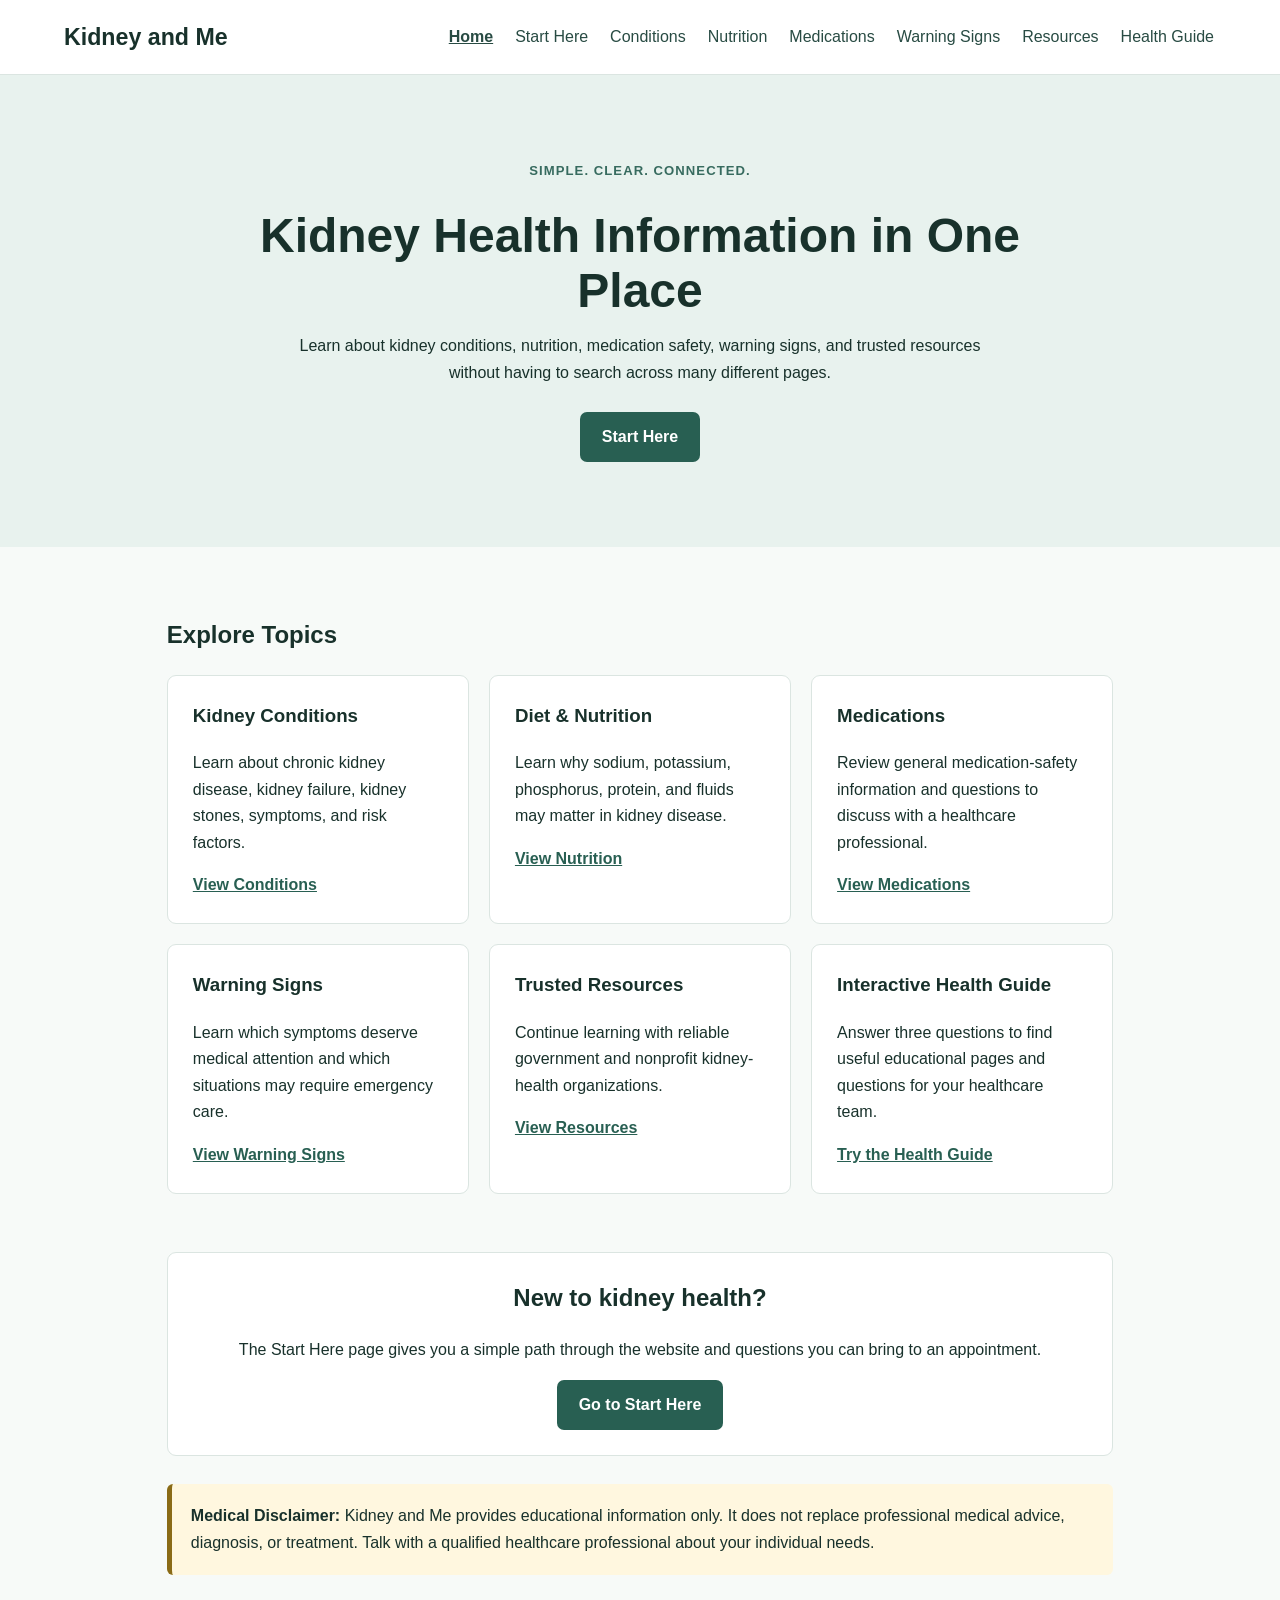
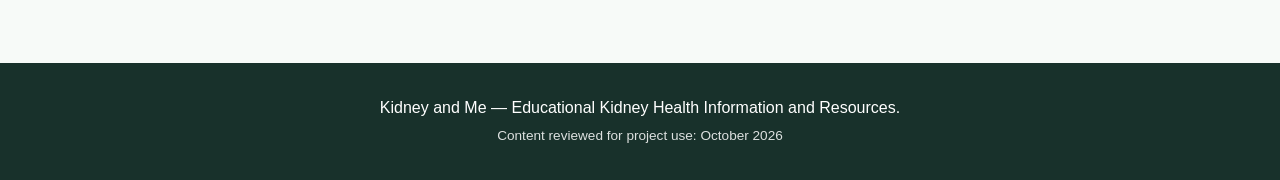
<file: index.html>
<!DOCTYPE html>
<html lang="en">
<head>
    <meta charset="UTF-8">
    <meta name="viewport" content="width=device-width, initial-scale=1.0">
    <meta name="description" content="Kidney and Me provides simple educational kidney health information and trusted resources.">
    <title>Kidney and Me | Home</title>
    <link rel="stylesheet" href="styles.css">
</head>
<body>
    <a class="skip-link" href="#main-content">Skip to main content</a>
    <header>
        <nav class="nav" aria-label="Main navigation">
            <a class="logo" href="index.html">Kidney and Me</a>
            <ul class="nav-links">
                <li><a href="index.html" aria-current="page">Home</a></li>
                <li><a href="start-here.html">Start Here</a></li>
                <li><a href="conditions.html">Conditions</a></li>
                <li><a href="nutrition.html">Nutrition</a></li>
                <li><a href="medications.html">Medications</a></li>
                <li><a href="warning-signs.html">Warning Signs</a></li>
                <li><a href="resources.html">Resources</a></li>
                <li><a href="health-guide.html">Health Guide</a></li>
            </ul>
        </nav>
    </header>
    <main id="main-content">
        <section class="hero">
            <p class="eyebrow">Simple. Clear. Connected.</p>
            <h1>Kidney Health Information in One Place</h1>
            <p>Learn about kidney conditions, nutrition, medication safety, warning signs, and trusted resources without having to search across many different pages.</p>
            <a class="button" href="start-here.html">Start Here</a>
        </section>
        <section class="container">
            <h2>Explore Topics</h2>
            <div class="grid">
                <article class="card"><h3>Kidney Conditions</h3><p>Learn about chronic kidney disease, kidney failure, kidney stones, symptoms, and risk factors.</p><a href="conditions.html">View Conditions</a></article>
                <article class="card"><h3>Diet &amp; Nutrition</h3><p>Learn why sodium, potassium, phosphorus, protein, and fluids may matter in kidney disease.</p><a href="nutrition.html">View Nutrition</a></article>
                <article class="card"><h3>Medications</h3><p>Review general medication-safety information and questions to discuss with a healthcare professional.</p><a href="medications.html">View Medications</a></article>
                <article class="card"><h3>Warning Signs</h3><p>Learn which symptoms deserve medical attention and which situations may require emergency care.</p><a href="warning-signs.html">View Warning Signs</a></article>
                <article class="card"><h3>Trusted Resources</h3><p>Continue learning with reliable government and nonprofit kidney-health organizations.</p><a href="resources.html">View Resources</a></article>
                <article class="card"><h3>Interactive Health Guide</h3><p>Answer three questions to find useful educational pages and questions for your healthcare team.</p><a href="health-guide.html">Try the Health Guide</a></article>
            </div>
        </section>
        <section class="container compact-section">
            <div class="card callout"><h2>New to kidney health?</h2><p>The Start Here page gives you a simple path through the website and questions you can bring to an appointment.</p><a class="button" href="start-here.html">Go to Start Here</a></div>
            <div class="notice">
            <strong>Medical Disclaimer:</strong> Kidney and Me provides educational information only. It does not replace professional medical advice, diagnosis, or treatment. Talk with a qualified healthcare professional about your individual needs.
        </div>
        </section>
    </main>
    <footer>
        <p>Kidney and Me — Educational Kidney Health Information and Resources.</p>
        <p class="reviewed">Content reviewed for project use: October 2026</p>
    </footer>
</body>
</html>
</file>
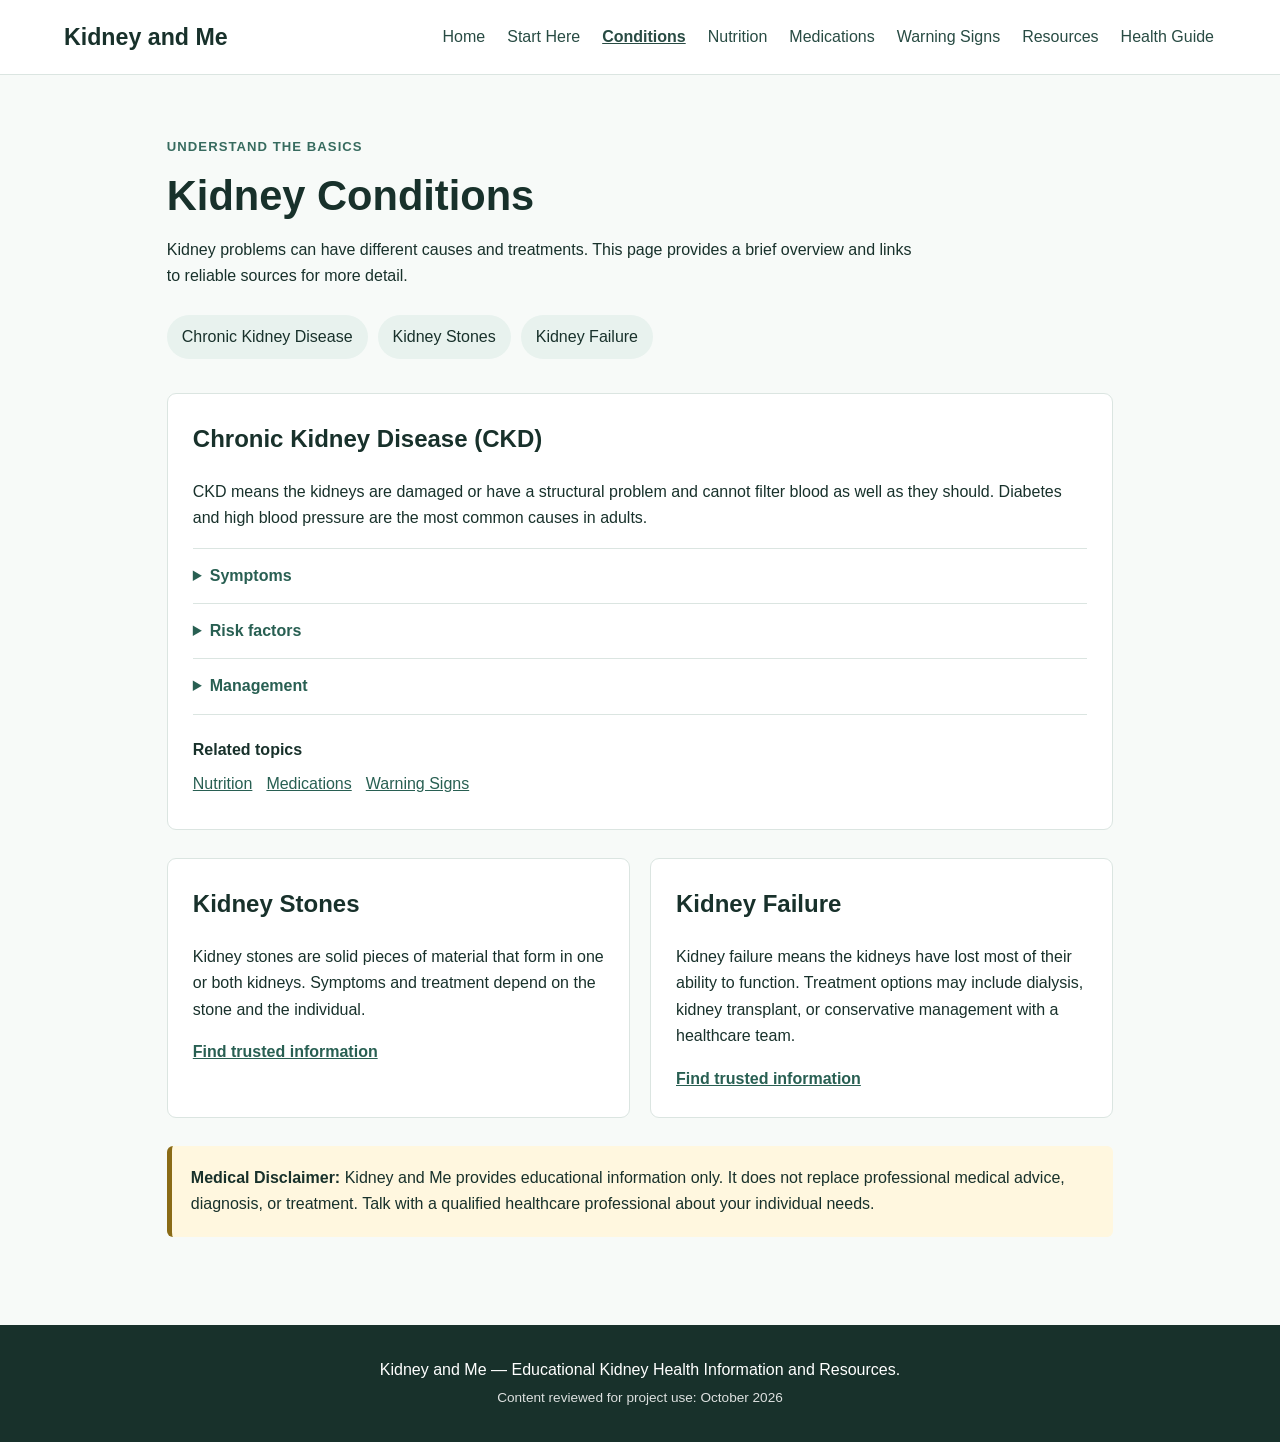
<file: conditions.html>
<!DOCTYPE html>
<html lang="en">
<head>
    <meta charset="UTF-8">
    <meta name="viewport" content="width=device-width, initial-scale=1.0">
    <meta name="description" content="Kidney and Me provides simple educational kidney health information and trusted resources.">
    <title>Kidney and Me | Kidney Conditions</title>
    <link rel="stylesheet" href="styles.css">
</head>
<body>
    <a class="skip-link" href="#main-content">Skip to main content</a>
    <header>
        <nav class="nav" aria-label="Main navigation">
            <a class="logo" href="index.html">Kidney and Me</a>
            <ul class="nav-links">
                <li><a href="index.html">Home</a></li>
                <li><a href="start-here.html">Start Here</a></li>
                <li><a href="conditions.html" aria-current="page">Conditions</a></li>
                <li><a href="nutrition.html">Nutrition</a></li>
                <li><a href="medications.html">Medications</a></li>
                <li><a href="warning-signs.html">Warning Signs</a></li>
                <li><a href="resources.html">Resources</a></li>
                <li><a href="health-guide.html">Health Guide</a></li>
            </ul>
        </nav>
    </header>
    <main id="main-content" class="container">
        <section class="page-intro"><p class="eyebrow">Understand the basics</p><h1>Kidney Conditions</h1><p>Kidney problems can have different causes and treatments. This page provides a brief overview and links to reliable sources for more detail.</p></section>
        <nav class="quick-links" aria-label="Condition quick links"><a href="#ckd">Chronic Kidney Disease</a><a href="#stones">Kidney Stones</a><a href="#failure">Kidney Failure</a></nav>
        <section class="condition-section" id="ckd"><h2>Chronic Kidney Disease (CKD)</h2><p>CKD means the kidneys are damaged or have a structural problem and cannot filter blood as well as they should. Diabetes and high blood pressure are the most common causes in adults.</p>
            <details><summary>Symptoms</summary><div class="details-content"><p>Early CKD often has no symptoms. As CKD advances, symptoms may include swelling, fatigue, trouble concentrating, changes in urination, nausea, itching, muscle cramps, chest pain, or shortness of breath.</p></div></details>
            <details><summary>Risk factors</summary><div class="details-content"><p>Important risk factors include diabetes, high blood pressure, heart disease, and a family history of kidney failure.</p></div></details>
            <details><summary>Management</summary><div class="details-content"><p>Management may include controlling blood pressure and blood glucose, taking medicines as prescribed, following an individualized eating plan, staying active, and monitoring kidney health with a healthcare team.</p></div></details>
            <div class="related"><strong>Related topics</strong><a href="nutrition.html">Nutrition</a><a href="medications.html">Medications</a><a href="warning-signs.html">Warning Signs</a></div>
        </section>
        <section class="conditions-grid">
            <article class="card" id="stones"><h2>Kidney Stones</h2><p>Kidney stones are solid pieces of material that form in one or both kidneys. Symptoms and treatment depend on the stone and the individual.</p><a href="resources.html">Find trusted information</a></article>
            <article class="card" id="failure"><h2>Kidney Failure</h2><p>Kidney failure means the kidneys have lost most of their ability to function. Treatment options may include dialysis, kidney transplant, or conservative management with a healthcare team.</p><a href="resources.html">Find trusted information</a></article>
        </section>
        <div class="notice">
            <strong>Medical Disclaimer:</strong> Kidney and Me provides educational information only. It does not replace professional medical advice, diagnosis, or treatment. Talk with a qualified healthcare professional about your individual needs.
        </div>
    </main>
    <footer>
        <p>Kidney and Me — Educational Kidney Health Information and Resources.</p>
        <p class="reviewed">Content reviewed for project use: October 2026</p>
    </footer>
</body>
</html>
</file>
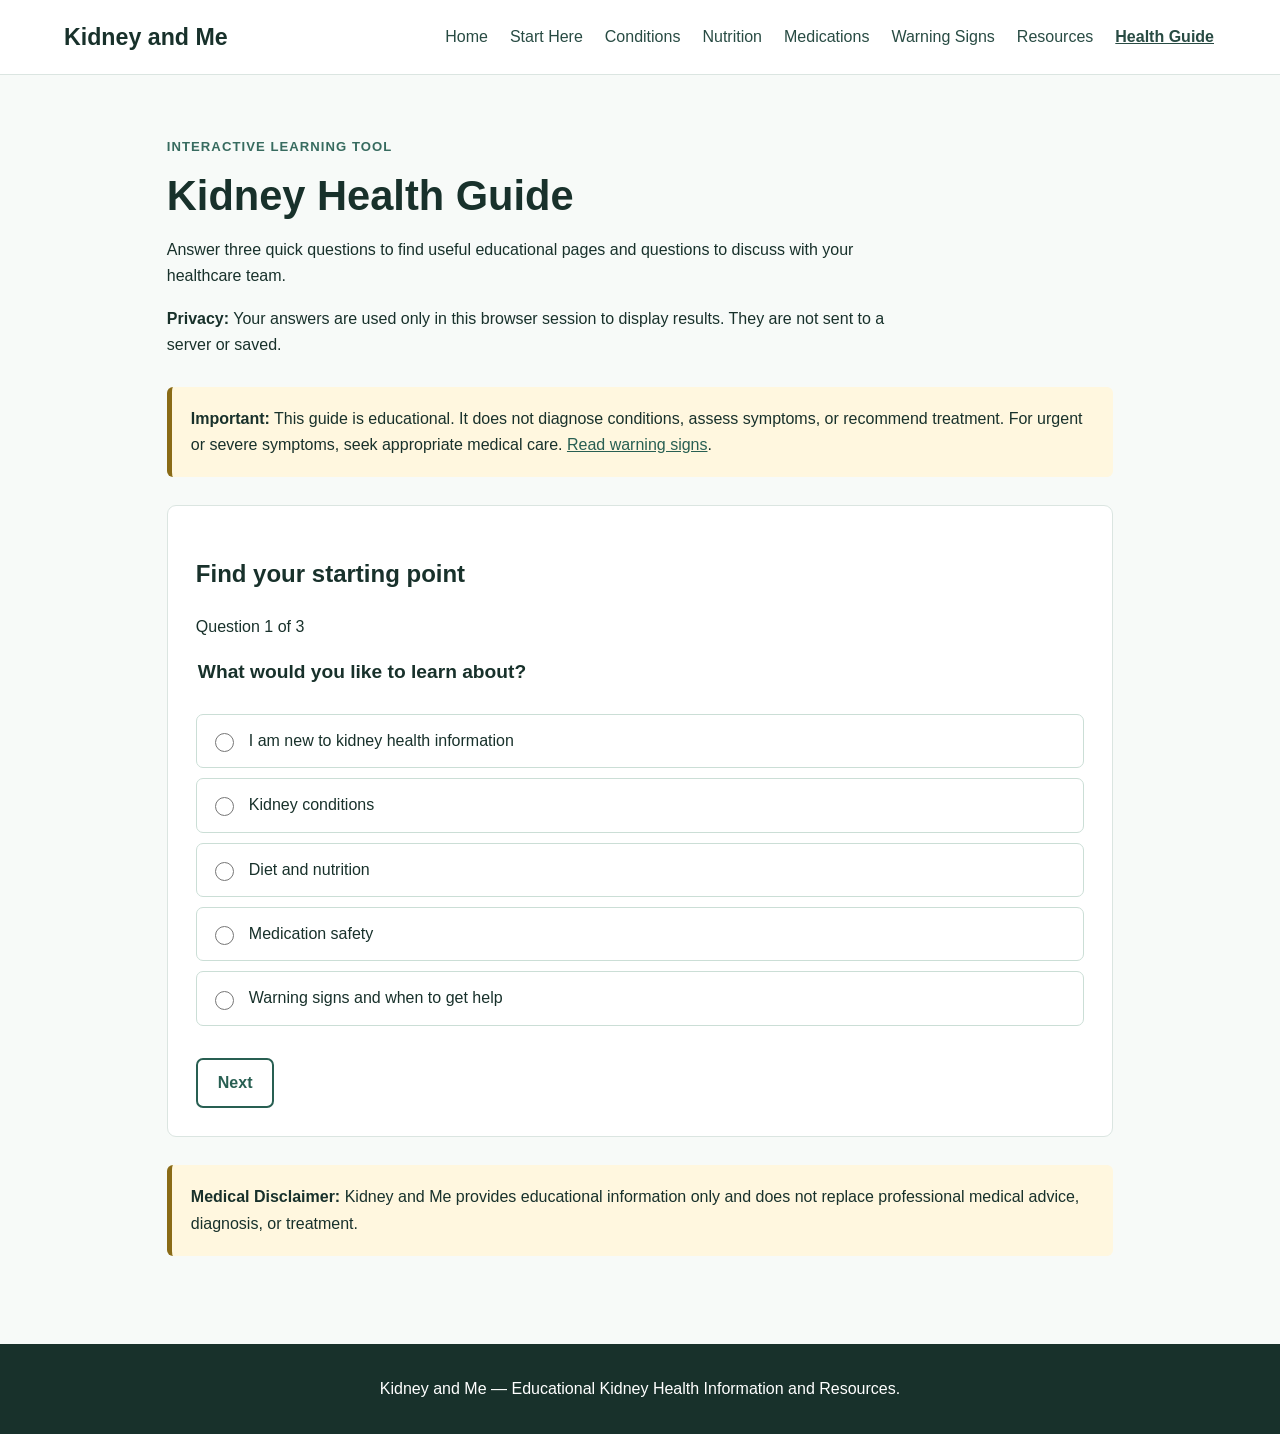
<file: health-guide.html>
<!DOCTYPE html>
<html lang="en">
<head>
    <meta charset="UTF-8">
    <meta name="viewport" content="width=device-width, initial-scale=1.0">
    <meta name="description" content="Explore kidney health education topics with a simple interactive guide.">
    <title>Kidney and Me | Health Guide</title>
    <link rel="stylesheet" href="styles.css">
    <script src="health-guide.js" defer></script>
</head>
<body>
    <a class="skip-link" href="#main-content">Skip to main content</a>
    <header>
        <nav class="nav" aria-label="Main navigation">
            <a class="logo" href="index.html">Kidney and Me</a>
            <ul class="nav-links">
                <li><a href="index.html">Home</a></li>
                <li><a href="start-here.html">Start Here</a></li>
                <li><a href="conditions.html">Conditions</a></li>
                <li><a href="nutrition.html">Nutrition</a></li>
                <li><a href="medications.html">Medications</a></li>
                <li><a href="warning-signs.html">Warning Signs</a></li>
                <li><a href="resources.html">Resources</a></li>
                <li><a href="health-guide.html" aria-current="page">Health Guide</a></li>
            </ul>
        </nav>
    </header>

    <main id="main-content" class="container">
        <section class="page-intro">
            <p class="eyebrow">Interactive learning tool</p>
            <h1>Kidney Health Guide</h1>
            <p>Answer three quick questions to find useful educational pages and questions to discuss with your healthcare team.</p>
            <p><strong>Privacy:</strong> Your answers are used only in this browser session to display results. They are not sent to a server or saved.</p>
        </section>

        <div class="notice" role="note">
            <strong>Important:</strong> This guide is educational. It does not diagnose conditions, assess symptoms, or recommend treatment. For urgent or severe symptoms, seek appropriate medical care. <a href="warning-signs.html">Read warning signs</a>.
        </div>

        <section class="guide-panel" aria-labelledby="guide-title">
            <h2 id="guide-title">Find your starting point</h2>
            <p id="guide-progress" class="guide-progress" aria-live="polite">Question 1 of 3</p>
            <div class="guide-progress-track" aria-hidden="true"><div id="guide-progress-fill" class="guide-progress-fill"></div></div>
            <form id="guide-form" novalidate>
                <fieldset class="guide-step" data-step="0">
                    <legend>What would you like to learn about?</legend>
                    <label class="guide-choice"><input type="radio" name="topic" value="new"> I am new to kidney health information</label>
                    <label class="guide-choice"><input type="radio" name="topic" value="conditions"> Kidney conditions</label>
                    <label class="guide-choice"><input type="radio" name="topic" value="nutrition"> Diet and nutrition</label>
                    <label class="guide-choice"><input type="radio" name="topic" value="medications"> Medication safety</label>
                    <label class="guide-choice"><input type="radio" name="topic" value="symptoms"> Warning signs and when to get help</label>
                </fieldset>

                <fieldset class="guide-step" data-step="1" hidden>
                    <legend>What type of information would be most helpful?</legend>
                    <label class="guide-choice"><input type="radio" name="format" value="basics"> A simple explanation</label>
                    <label class="guide-choice"><input type="radio" name="format" value="questions"> Questions to ask a healthcare professional</label>
                    <label class="guide-choice"><input type="radio" name="format" value="resources"> Trusted websites for further reading</label>
                </fieldset>

                <fieldset class="guide-step" data-step="2" hidden>
                    <legend>Where would you like to go next?</legend>
                    <label class="guide-choice"><input type="radio" name="next" value="read"> Read about the topic now</label>
                    <label class="guide-choice"><input type="radio" name="next" value="prepare"> Prepare for a healthcare appointment</label>
                </fieldset>

                <p id="guide-error" class="guide-error" role="alert" hidden>Please select an answer before continuing.</p>
                <div class="guide-actions">
                    <button type="button" id="guide-back" class="guide-secondary" hidden>Back</button>
                    <button type="button" id="guide-next" class="button">Next</button>
                </div>
            </form>
        </section>

        <section id="guide-results" class="guide-panel" aria-labelledby="results-title" hidden tabindex="-1">
            <h2 id="results-title">Your Learning Guide</h2>
            <p id="results-intro"></p>
            <h3>Recommended pages</h3>
            <ul id="results-links" class="guide-results-list"></ul>
            <h3>Questions you could ask your healthcare professional</h3>
            <ul id="results-questions"></ul>
            <p id="results-extra"></p>
            <div class="guide-actions"><button type="button" id="guide-restart" class="button">Start Again</button></div>
        </section>

        <div class="notice"><strong>Medical Disclaimer:</strong> Kidney and Me provides educational information only and does not replace professional medical advice, diagnosis, or treatment.</div>
    </main>

    <footer>
        <p>Kidney and Me — Educational Kidney Health Information and Resources.</p>
    </footer>
</body>
</html>
</file>
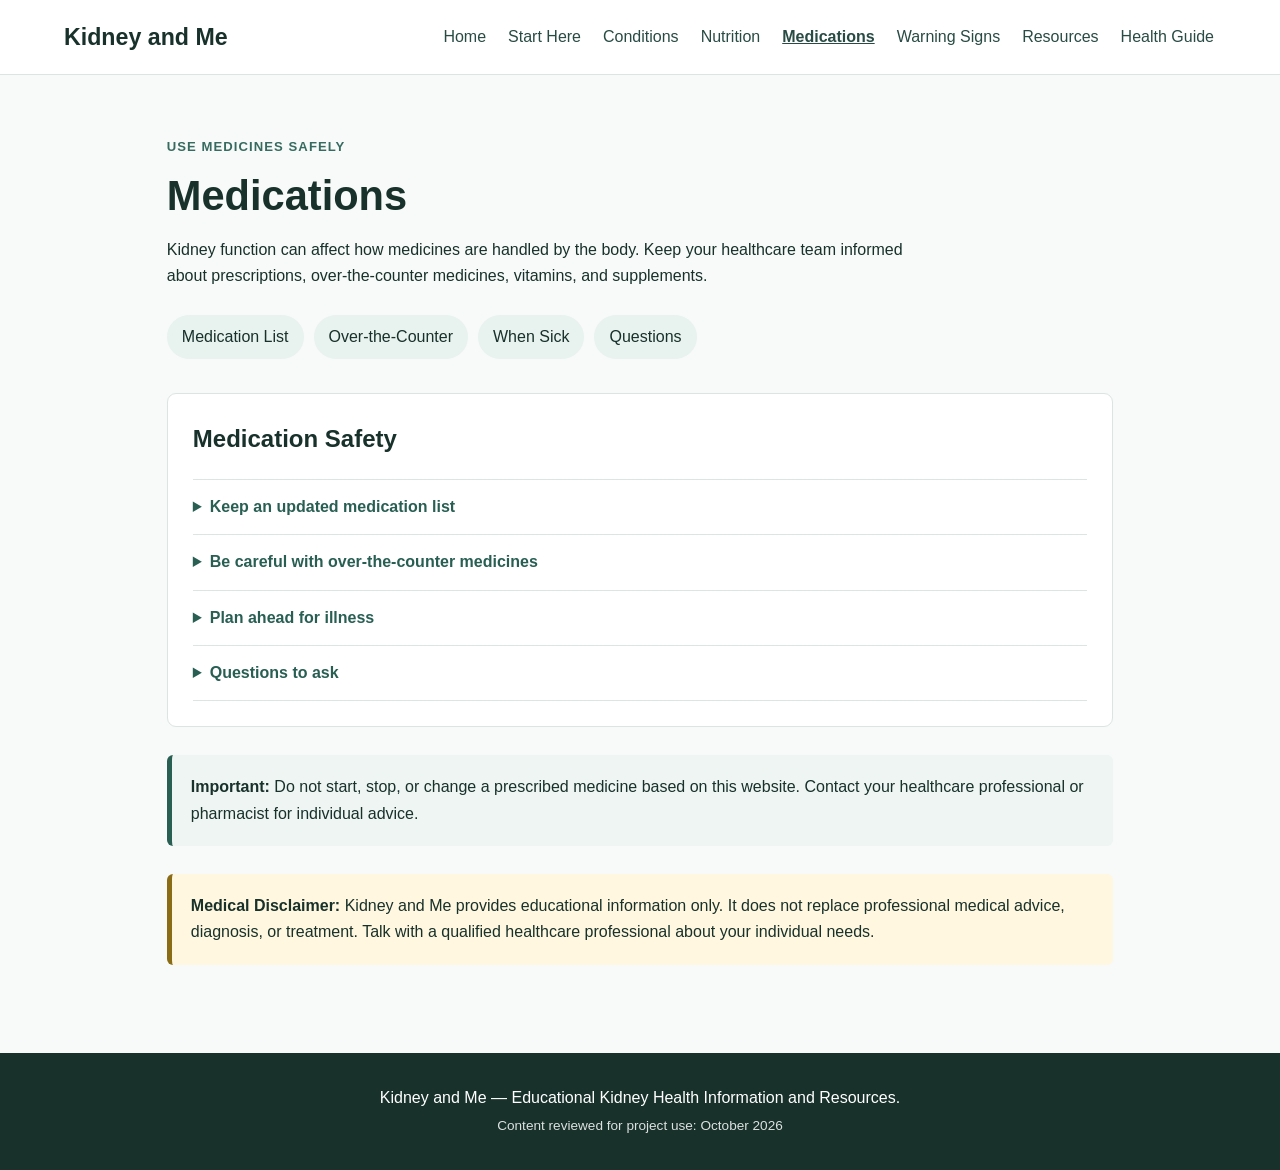
<file: medications.html>
<!DOCTYPE html>
<html lang="en">
<head>
    <meta charset="UTF-8">
    <meta name="viewport" content="width=device-width, initial-scale=1.0">
    <meta name="description" content="Kidney and Me provides simple educational kidney health information and trusted resources.">
    <title>Kidney and Me | Medications</title>
    <link rel="stylesheet" href="styles.css">
</head>
<body>
    <a class="skip-link" href="#main-content">Skip to main content</a>
    <header>
        <nav class="nav" aria-label="Main navigation">
            <a class="logo" href="index.html">Kidney and Me</a>
            <ul class="nav-links">
                <li><a href="index.html">Home</a></li>
                <li><a href="start-here.html">Start Here</a></li>
                <li><a href="conditions.html">Conditions</a></li>
                <li><a href="nutrition.html">Nutrition</a></li>
                <li><a href="medications.html" aria-current="page">Medications</a></li>
                <li><a href="warning-signs.html">Warning Signs</a></li>
                <li><a href="resources.html">Resources</a></li>
                <li><a href="health-guide.html">Health Guide</a></li>
            </ul>
        </nav>
    </header>
    <main id="main-content" class="container">
        <section class="page-intro"><p class="eyebrow">Use medicines safely</p><h1>Medications</h1><p>Kidney function can affect how medicines are handled by the body. Keep your healthcare team informed about prescriptions, over-the-counter medicines, vitamins, and supplements.</p></section>
        <nav class="quick-links" aria-label="Medication quick links"><a href="#list">Medication List</a><a href="#otc">Over-the-Counter</a><a href="#illness">When Sick</a><a href="#questions">Questions</a></nav>
        <section class="condition-section"><h2>Medication Safety</h2>
            <details id="list"><summary>Keep an updated medication list</summary><div class="details-content"><p>Bring an updated list of medicines and supplements to healthcare visits. A pharmacist can also help check for interactions and kidney-related concerns.</p></div></details>
            <details id="otc"><summary>Be careful with over-the-counter medicines</summary><div class="details-content"><p>Some NSAID pain relievers, including ibuprofen and naproxen, can damage kidneys in certain situations. People with CKD or kidney risk factors should ask a healthcare professional or pharmacist which OTC products are appropriate for them.</p></div></details>
            <details id="illness"><summary>Plan ahead for illness</summary><div class="details-content"><p>Vomiting, diarrhea, fever, or poor fluid intake can cause dehydration. Ask your healthcare professional ahead of time what to do with your medicines if you become sick.</p></div></details>
            <details id="questions"><summary>Questions to ask</summary><div class="details-content"><ul><li>Why am I taking this medicine?</li><li>Does my kidney function affect the dose?</li><li>Could this medicine affect my kidneys?</li><li>Which OTC medicines or supplements should I avoid?</li><li>What should I do with my medicines if I become dehydrated or sick?</li></ul></div></details>
        </section>
        <div class="alert-box"><strong>Important:</strong> Do not start, stop, or change a prescribed medicine based on this website. Contact your healthcare professional or pharmacist for individual advice.</div>
        <div class="notice">
            <strong>Medical Disclaimer:</strong> Kidney and Me provides educational information only. It does not replace professional medical advice, diagnosis, or treatment. Talk with a qualified healthcare professional about your individual needs.
        </div>
    </main>
    <footer>
        <p>Kidney and Me — Educational Kidney Health Information and Resources.</p>
        <p class="reviewed">Content reviewed for project use: October 2026</p>
    </footer>
</body>
</html>
</file>
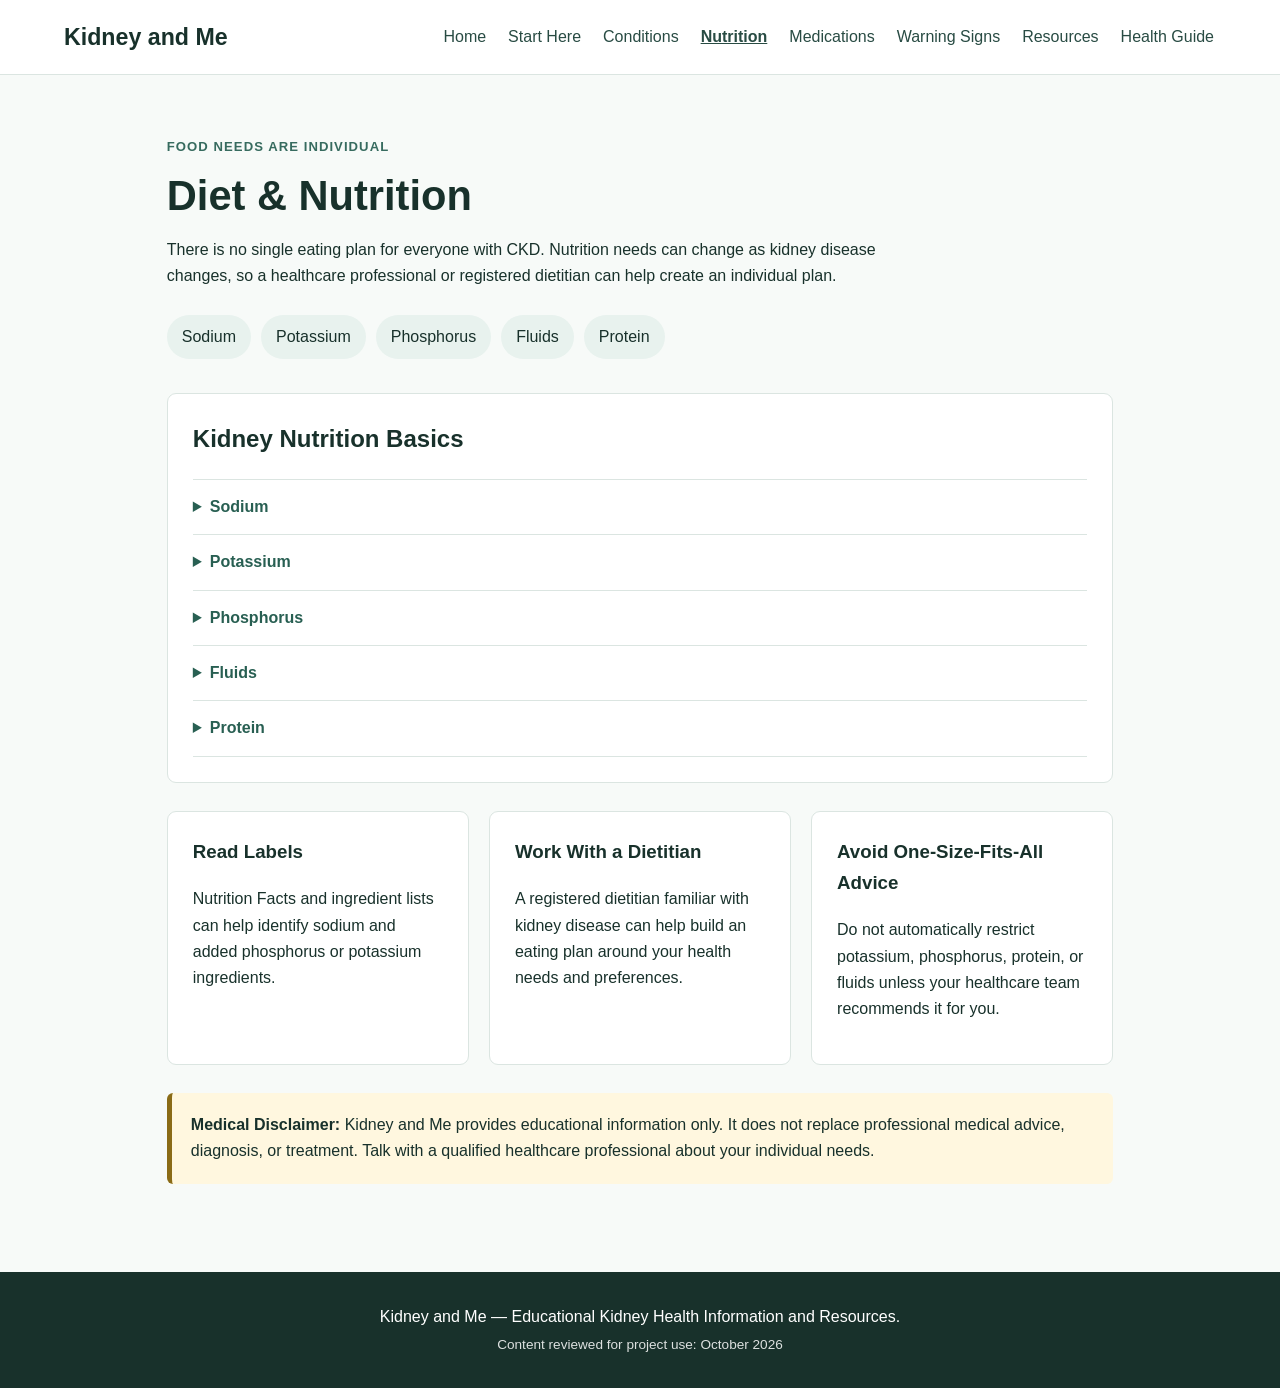
<file: nutrition.html>
<!DOCTYPE html>
<html lang="en">
<head>
    <meta charset="UTF-8">
    <meta name="viewport" content="width=device-width, initial-scale=1.0">
    <meta name="description" content="Kidney and Me provides simple educational kidney health information and trusted resources.">
    <title>Kidney and Me | Diet & Nutrition</title>
    <link rel="stylesheet" href="styles.css">
</head>
<body>
    <a class="skip-link" href="#main-content">Skip to main content</a>
    <header>
        <nav class="nav" aria-label="Main navigation">
            <a class="logo" href="index.html">Kidney and Me</a>
            <ul class="nav-links">
                <li><a href="index.html">Home</a></li>
                <li><a href="start-here.html">Start Here</a></li>
                <li><a href="conditions.html">Conditions</a></li>
                <li><a href="nutrition.html" aria-current="page">Nutrition</a></li>
                <li><a href="medications.html">Medications</a></li>
                <li><a href="warning-signs.html">Warning Signs</a></li>
                <li><a href="resources.html">Resources</a></li>
                <li><a href="health-guide.html">Health Guide</a></li>
            </ul>
        </nav>
    </header>
    <main id="main-content" class="container">
        <section class="page-intro"><p class="eyebrow">Food needs are individual</p><h1>Diet &amp; Nutrition</h1><p>There is no single eating plan for everyone with CKD. Nutrition needs can change as kidney disease changes, so a healthcare professional or registered dietitian can help create an individual plan.</p></section>
        <nav class="quick-links" aria-label="Nutrition quick links"><a href="#sodium">Sodium</a><a href="#potassium">Potassium</a><a href="#phosphorus">Phosphorus</a><a href="#fluids">Fluids</a><a href="#protein">Protein</a></nav>
        <section class="condition-section"><h2>Kidney Nutrition Basics</h2>
            <details id="sodium"><summary>Sodium</summary><div class="details-content"><p>Too much sodium can contribute to fluid retention, high blood pressure, and swelling. Packaged, prepared, and restaurant foods can be major sodium sources.</p></div></details>
            <details id="potassium"><summary>Potassium</summary><div class="details-content"><p>CKD can make it harder for the kidneys to remove potassium. Both too much and too little potassium can cause problems, so the right amount should be based on individual needs and blood tests.</p></div></details>
            <details id="phosphorus"><summary>Phosphorus</summary><div class="details-content"><p>Damaged kidneys may not remove phosphorus as well. Some people with CKD may need to pay closer attention to phosphorus, including phosphorus additives in processed foods.</p></div></details>
            <details id="fluids"><summary>Fluids</summary><div class="details-content"><p>Some people with CKD may need to adjust fluid intake. The appropriate amount depends on kidney function and other individual factors.</p></div></details>
            <details id="protein"><summary>Protein</summary><div class="details-content"><p>Protein needs can change with CKD and dialysis. A dietitian or healthcare professional can help determine an appropriate amount and source of protein.</p></div></details>
        </section>
        <section class="conditions-grid"><article class="card"><h3>Read Labels</h3><p>Nutrition Facts and ingredient lists can help identify sodium and added phosphorus or potassium ingredients.</p></article><article class="card"><h3>Work With a Dietitian</h3><p>A registered dietitian familiar with kidney disease can help build an eating plan around your health needs and preferences.</p></article><article class="card"><h3>Avoid One-Size-Fits-All Advice</h3><p>Do not automatically restrict potassium, phosphorus, protein, or fluids unless your healthcare team recommends it for you.</p></article></section>
        <div class="notice">
            <strong>Medical Disclaimer:</strong> Kidney and Me provides educational information only. It does not replace professional medical advice, diagnosis, or treatment. Talk with a qualified healthcare professional about your individual needs.
        </div>
    </main>
    <footer>
        <p>Kidney and Me — Educational Kidney Health Information and Resources.</p>
        <p class="reviewed">Content reviewed for project use: October 2026</p>
    </footer>
</body>
</html>
</file>
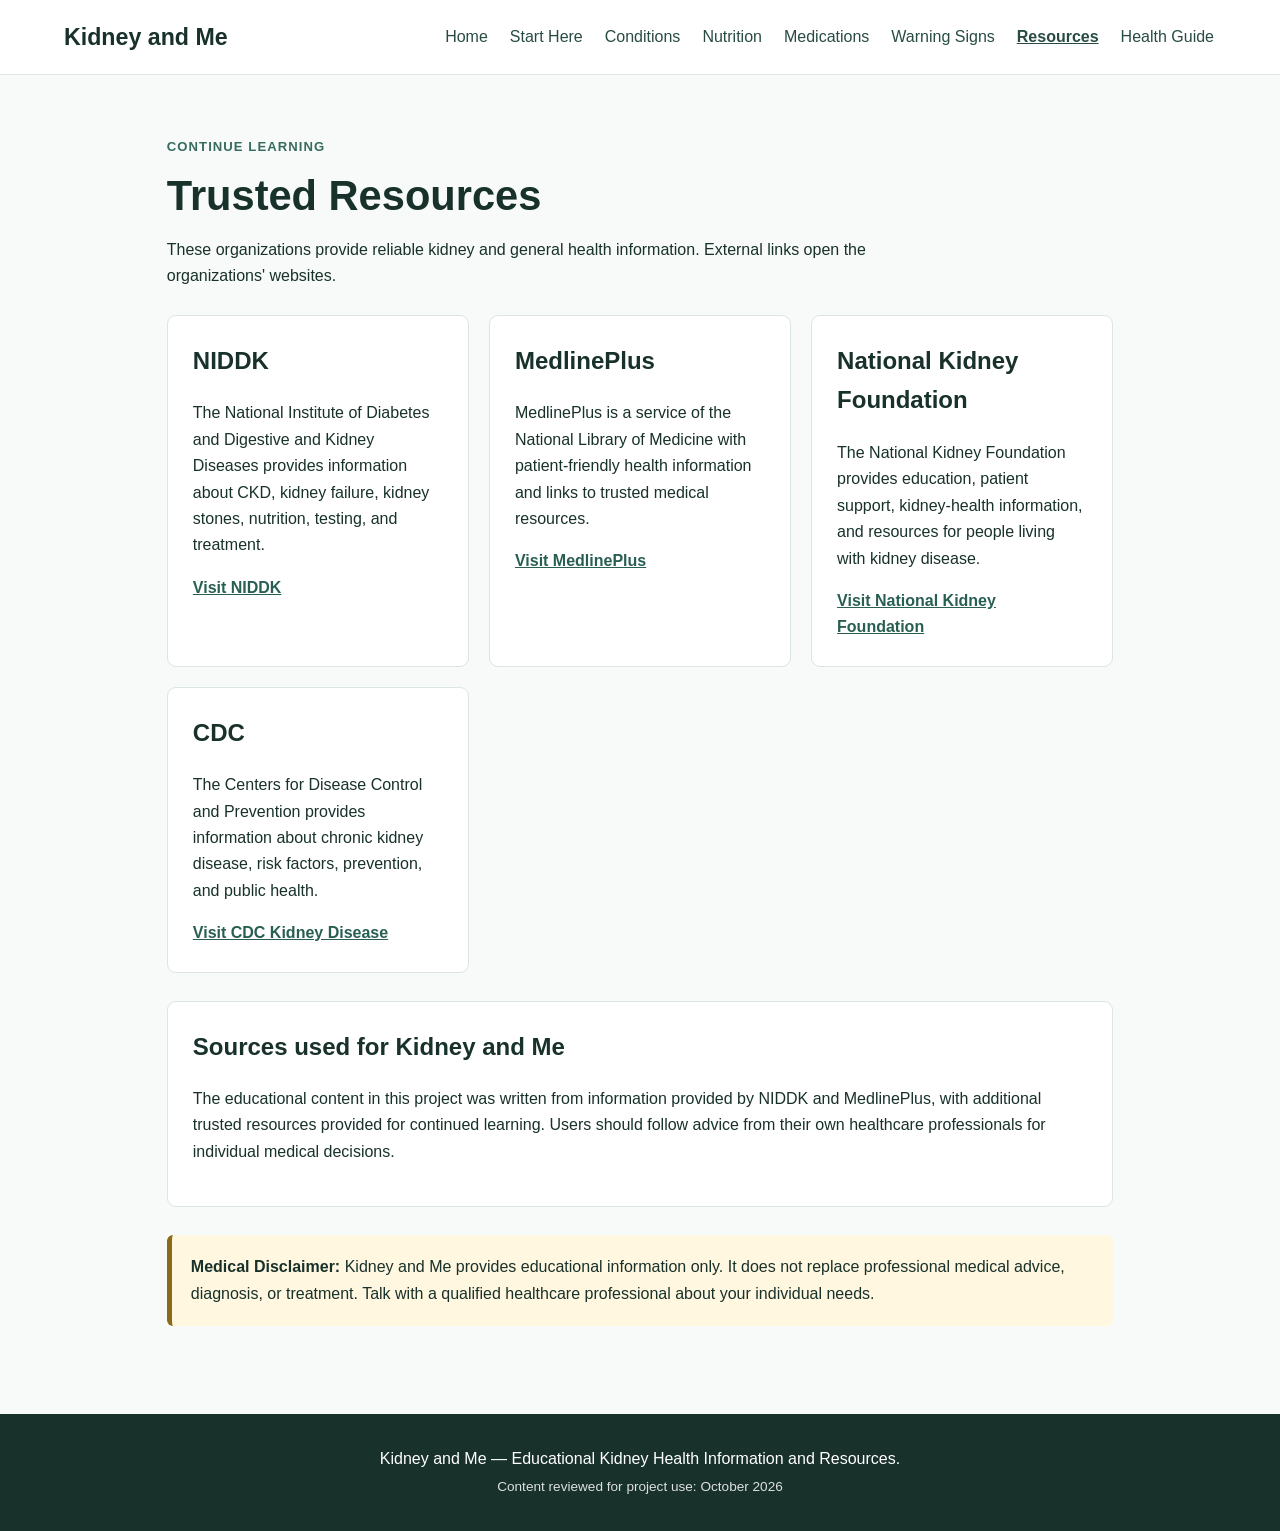
<file: resources.html>
<!DOCTYPE html>
<html lang="en">
<head>
    <meta charset="UTF-8">
    <meta name="viewport" content="width=device-width, initial-scale=1.0">
    <meta name="description" content="Kidney and Me provides simple educational kidney health information and trusted resources.">
    <title>Kidney and Me | Resources</title>
    <link rel="stylesheet" href="styles.css">
</head>
<body>
    <a class="skip-link" href="#main-content">Skip to main content</a>
    <header>
        <nav class="nav" aria-label="Main navigation">
            <a class="logo" href="index.html">Kidney and Me</a>
            <ul class="nav-links">
                <li><a href="index.html">Home</a></li>
                <li><a href="start-here.html">Start Here</a></li>
                <li><a href="conditions.html">Conditions</a></li>
                <li><a href="nutrition.html">Nutrition</a></li>
                <li><a href="medications.html">Medications</a></li>
                <li><a href="warning-signs.html">Warning Signs</a></li>
                <li><a href="resources.html" aria-current="page">Resources</a></li>
            <li><a href="health-guide.html">Health Guide</a></li>
            </ul>
        </nav>
    </header>
    <main id="main-content" class="container">
        <section class="page-intro"><p class="eyebrow">Continue learning</p><h1>Trusted Resources</h1><p>These organizations provide reliable kidney and general health information. External links open the organizations' websites.</p></section>
        <section class="conditions-grid">
            <article class="card"><h2>NIDDK</h2><p>The National Institute of Diabetes and Digestive and Kidney Diseases provides information about CKD, kidney failure, kidney stones, nutrition, testing, and treatment.</p><a href="https://www.niddk.nih.gov/health-information/kidney-disease" target="_blank" rel="noopener noreferrer">Visit NIDDK</a></article>
            <article class="card"><h2>MedlinePlus</h2><p>MedlinePlus is a service of the National Library of Medicine with patient-friendly health information and links to trusted medical resources.</p><a href="https://medlineplus.gov/kidneydiseases.html" target="_blank" rel="noopener noreferrer">Visit MedlinePlus</a></article>
            <article class="card"><h2>National Kidney Foundation</h2><p>The National Kidney Foundation provides education, patient support, kidney-health information, and resources for people living with kidney disease.</p><a href="https://www.kidney.org/" target="_blank" rel="noopener noreferrer">Visit National Kidney Foundation</a></article>
            <article class="card"><h2>CDC</h2><p>The Centers for Disease Control and Prevention provides information about chronic kidney disease, risk factors, prevention, and public health.</p><a href="https://www.cdc.gov/kidney-disease/" target="_blank" rel="noopener noreferrer">Visit CDC Kidney Disease</a></article>
        </section>
        <section class="condition-section"><h2>Sources used for Kidney and Me</h2><p>The educational content in this project was written from information provided by NIDDK and MedlinePlus, with additional trusted resources provided for continued learning. Users should follow advice from their own healthcare professionals for individual medical decisions.</p></section>
        <div class="notice">
            <strong>Medical Disclaimer:</strong> Kidney and Me provides educational information only. It does not replace professional medical advice, diagnosis, or treatment. Talk with a qualified healthcare professional about your individual needs.
        </div>
    </main>
    <footer>
        <p>Kidney and Me — Educational Kidney Health Information and Resources.</p>
        <p class="reviewed">Content reviewed for project use: October 2026</p>
    </footer>
</body>
</html>
</file>
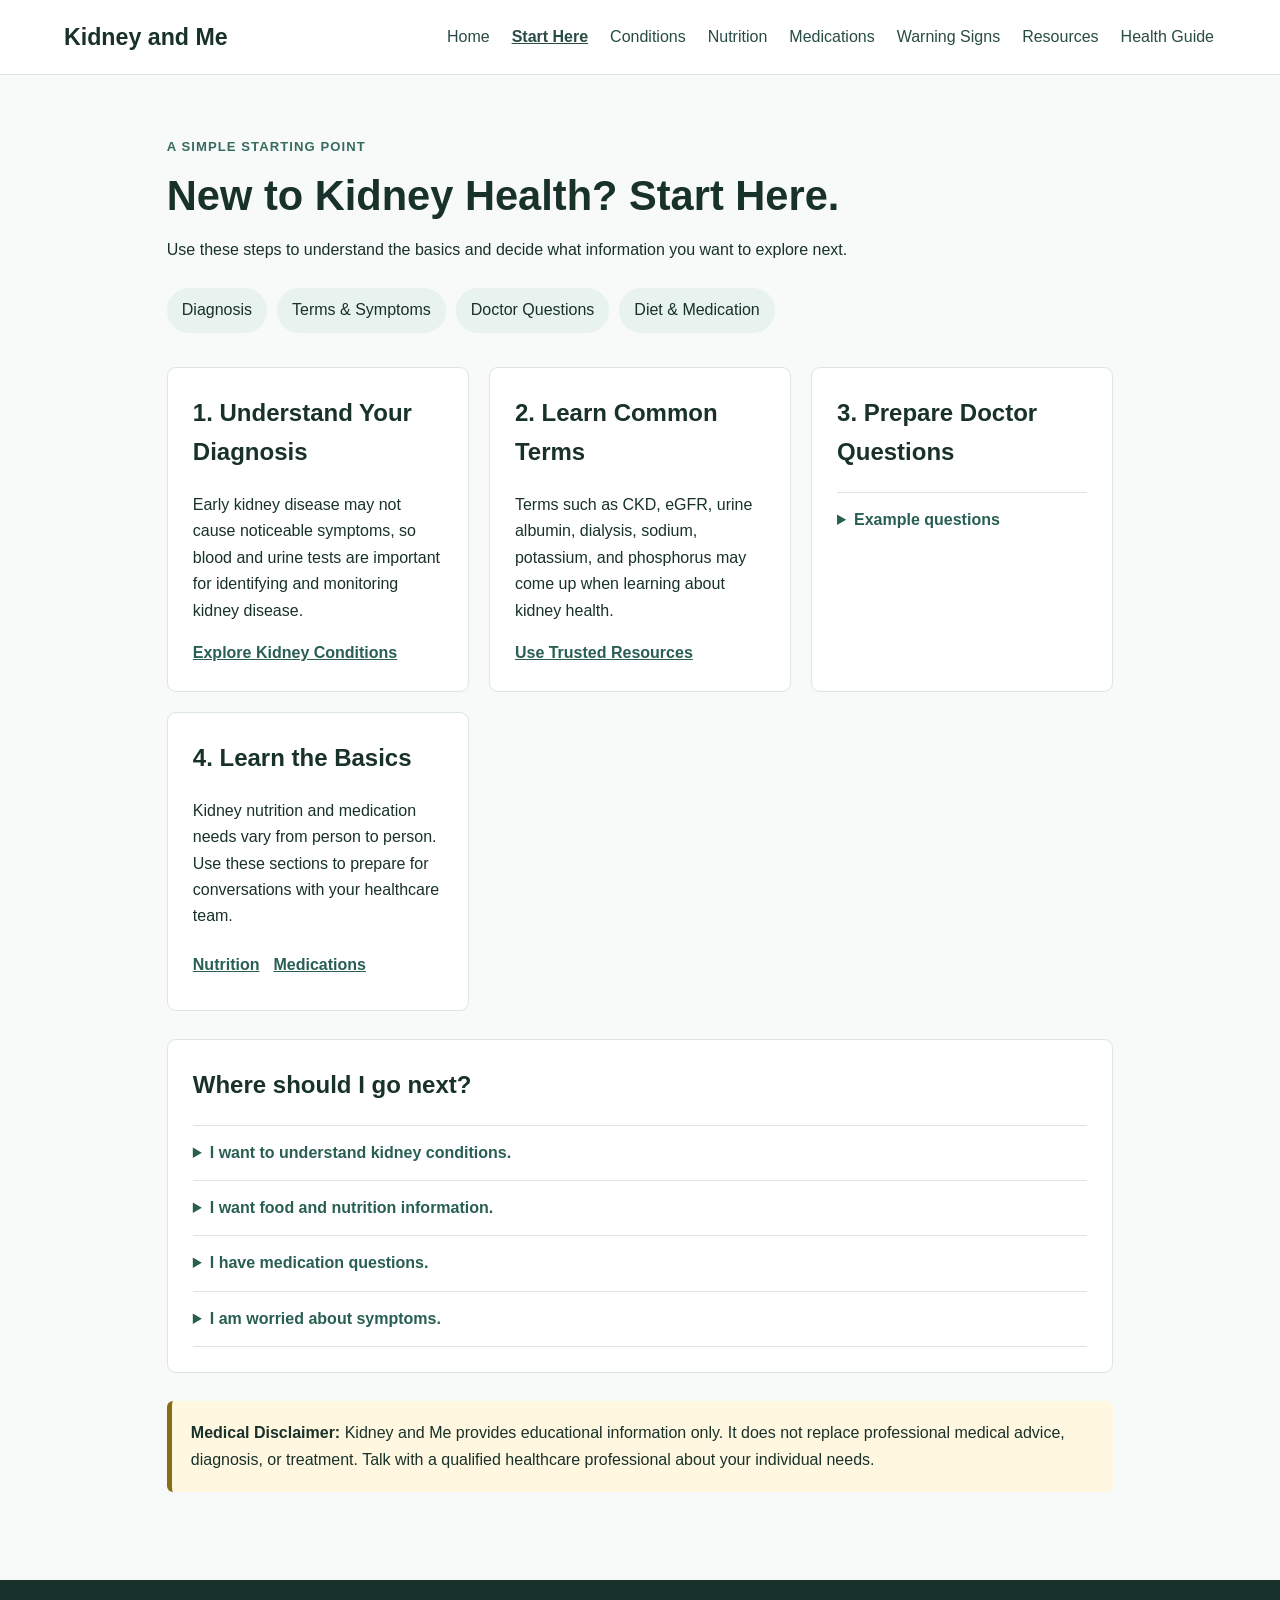
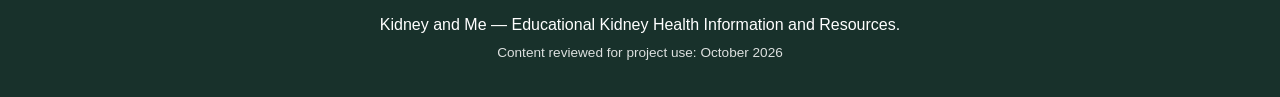
<file: start-here.html>
<!DOCTYPE html>
<html lang="en">
<head>
    <meta charset="UTF-8">
    <meta name="viewport" content="width=device-width, initial-scale=1.0">
    <meta name="description" content="Kidney and Me provides simple educational kidney health information and trusted resources.">
    <title>Kidney and Me | Start Here</title>
    <link rel="stylesheet" href="styles.css">
</head>
<body>
    <a class="skip-link" href="#main-content">Skip to main content</a>
    <header>
        <nav class="nav" aria-label="Main navigation">
            <a class="logo" href="index.html">Kidney and Me</a>
            <ul class="nav-links">
                <li><a href="index.html">Home</a></li>
                <li><a href="start-here.html" aria-current="page">Start Here</a></li>
                <li><a href="conditions.html">Conditions</a></li>
                <li><a href="nutrition.html">Nutrition</a></li>
                <li><a href="medications.html">Medications</a></li>
                <li><a href="warning-signs.html">Warning Signs</a></li>
                <li><a href="resources.html">Resources</a></li>
                <li><a href="health-guide.html">Health Guide</a></li>
            </ul>
        </nav>
    </header>
    <main id="main-content" class="container">
        <section class="page-intro"><p class="eyebrow">A simple starting point</p><h1>New to Kidney Health? Start Here.</h1><p>Use these steps to understand the basics and decide what information you want to explore next.</p></section>
        <nav class="quick-links" aria-label="Start here quick links"><a href="#diagnosis">Diagnosis</a><a href="#terms">Terms &amp; Symptoms</a><a href="#doctor">Doctor Questions</a><a href="#basics">Diet &amp; Medication</a></nav>
        <section class="conditions-grid">
            <article class="card" id="diagnosis"><h2>1. Understand Your Diagnosis</h2><p>Early kidney disease may not cause noticeable symptoms, so blood and urine tests are important for identifying and monitoring kidney disease.</p><a href="conditions.html">Explore Kidney Conditions</a></article>
            <article class="card" id="terms"><h2>2. Learn Common Terms</h2><p>Terms such as CKD, eGFR, urine albumin, dialysis, sodium, potassium, and phosphorus may come up when learning about kidney health.</p><a href="resources.html">Use Trusted Resources</a></article>
            <article class="card" id="doctor"><h2>3. Prepare Doctor Questions</h2><details><summary>Example questions</summary><div class="details-content"><ul><li>How well are my kidneys working?</li><li>What tests should I expect?</li><li>Do I need changes to my diet?</li><li>Could any of my medicines affect my kidneys?</li><li>What symptoms should I call you about?</li></ul></div></details></article>
            <article class="card" id="basics"><h2>4. Learn the Basics</h2><p>Kidney nutrition and medication needs vary from person to person. Use these sections to prepare for conversations with your healthcare team.</p><div class="related"><a href="nutrition.html">Nutrition</a><a href="medications.html">Medications</a></div></article>
        </section>
        <section class="condition-section"><h2>Where should I go next?</h2>
            <details><summary>I want to understand kidney conditions.</summary><div class="details-content"><p>Start with chronic kidney disease, common risk factors, kidney failure, and kidney stones.</p><a href="conditions.html">Kidney Conditions</a></div></details>
            <details><summary>I want food and nutrition information.</summary><div class="details-content"><p>Learn about nutrients and fluids that may need attention as kidney disease changes.</p><a href="nutrition.html">Diet &amp; Nutrition</a></div></details>
            <details><summary>I have medication questions.</summary><div class="details-content"><p>Review general medicine-safety information and questions for your doctor or pharmacist.</p><a href="medications.html">Medications</a></div></details>
            <details><summary>I am worried about symptoms.</summary><div class="details-content"><p>Review warning signs and guidance about when to seek care.</p><a href="warning-signs.html">Warning Signs</a></div></details>
        </section>
        <div class="notice">
            <strong>Medical Disclaimer:</strong> Kidney and Me provides educational information only. It does not replace professional medical advice, diagnosis, or treatment. Talk with a qualified healthcare professional about your individual needs.
        </div>
    </main>
    <footer>
        <p>Kidney and Me — Educational Kidney Health Information and Resources.</p>
        <p class="reviewed">Content reviewed for project use: October 2026</p>
    </footer>
</body>
</html>
</file>
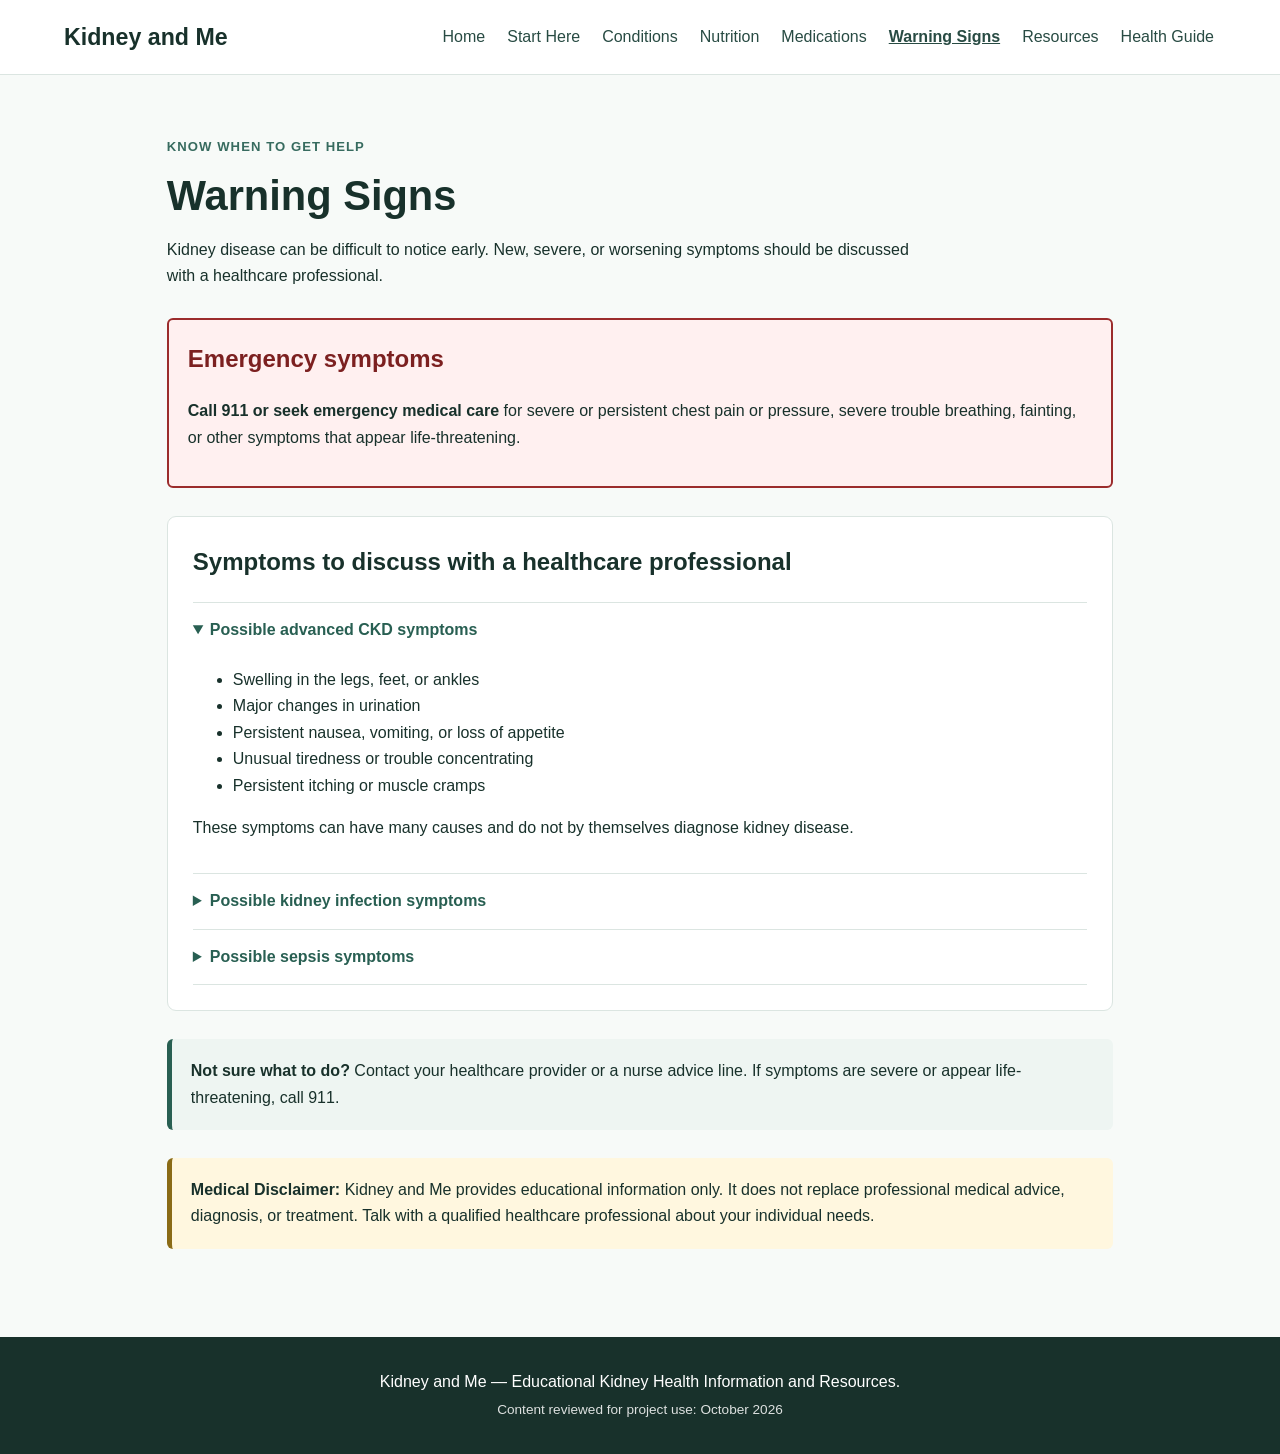
<file: warning-signs.html>
<!DOCTYPE html>
<html lang="en">
<head>
    <meta charset="UTF-8">
    <meta name="viewport" content="width=device-width, initial-scale=1.0">
    <meta name="description" content="Kidney and Me provides simple educational kidney health information and trusted resources.">
    <title>Kidney and Me | Warning Signs</title>
    <link rel="stylesheet" href="styles.css">
</head>
<body>
    <a class="skip-link" href="#main-content">Skip to main content</a>
    <header>
        <nav class="nav" aria-label="Main navigation">
            <a class="logo" href="index.html">Kidney and Me</a>
            <ul class="nav-links">
                <li><a href="index.html">Home</a></li>
                <li><a href="start-here.html">Start Here</a></li>
                <li><a href="conditions.html">Conditions</a></li>
                <li><a href="nutrition.html">Nutrition</a></li>
                <li><a href="medications.html">Medications</a></li>
                <li><a href="warning-signs.html" aria-current="page">Warning Signs</a></li>
                <li><a href="resources.html">Resources</a></li>
                <li><a href="health-guide.html">Health Guide</a></li>
            </ul>
        </nav>
    </header>
    <main id="main-content" class="container">
        <section class="page-intro"><p class="eyebrow">Know when to get help</p><h1>Warning Signs</h1><p>Kidney disease can be difficult to notice early. New, severe, or worsening symptoms should be discussed with a healthcare professional.</p></section>
        <section class="emergency-box"><h2>Emergency symptoms</h2><p><strong>Call 911 or seek emergency medical care</strong> for severe or persistent chest pain or pressure, severe trouble breathing, fainting, or other symptoms that appear life-threatening.</p></section>
        <section class="condition-section"><h2>Symptoms to discuss with a healthcare professional</h2>
            <details open><summary>Possible advanced CKD symptoms</summary><div class="details-content"><ul><li>Swelling in the legs, feet, or ankles</li><li>Major changes in urination</li><li>Persistent nausea, vomiting, or loss of appetite</li><li>Unusual tiredness or trouble concentrating</li><li>Persistent itching or muscle cramps</li></ul><p>These symptoms can have many causes and do not by themselves diagnose kidney disease.</p></div></details>
            <details><summary>Possible kidney infection symptoms</summary><div class="details-content"><p>Fever and chills, painful or frequent urination, cloudy or bloody urine, back/side/groin pain, and nausea or vomiting can occur with a kidney infection. NIDDK advises seeking care right away if you have symptoms of a kidney infection.</p></div></details>
            <details><summary>Possible sepsis symptoms</summary><div class="details-content"><p>A serious infection can sometimes lead to sepsis. Warning signs can include confusion, rapid breathing or heart rate, severe pain or discomfort, fever or chills, and shortness of breath. Seek medical care right away if sepsis is suspected.</p></div></details>
        </section>
        <div class="alert-box"><strong>Not sure what to do?</strong> Contact your healthcare provider or a nurse advice line. If symptoms are severe or appear life-threatening, call 911.</div>
        <div class="notice">
            <strong>Medical Disclaimer:</strong> Kidney and Me provides educational information only. It does not replace professional medical advice, diagnosis, or treatment. Talk with a qualified healthcare professional about your individual needs.
        </div>
    </main>
    <footer>
        <p>Kidney and Me — Educational Kidney Health Information and Resources.</p>
        <p class="reviewed">Content reviewed for project use: October 2026</p>
    </footer>
</body>
</html>
</file>
<file: styles.css>
* {
    box-sizing: border-box;
}

html {
    scroll-behavior: smooth;
}

body {
    margin: 0;
    font-family: Arial, sans-serif;
    color: #18312b;
    background: #f7faf8;
    line-height: 1.65;
}

a {
    color: #285f52;
}


/* Skip Link */

.skip-link {
    position: absolute;
    left: -9999px;
    top: 0;
    background: #fff;
    color: #18312b;
    padding: 10px;
    z-index: 100;
}

.skip-link:focus {
    left: 10px;
    top: 10px;
}


/* Header and Navigation */

header {
    background: #fff;
    border-bottom: 1px solid #dbe5e1;
    padding: 18px 5%;
}

.nav {
    max-width: 1180px;
    margin: auto;
    display: flex;
    align-items: center;
    justify-content: space-between;
    gap: 24px;
}

.logo {
    font-size: 1.45rem;
    font-weight: 700;
    color: #18312b;
    text-decoration: none;
    white-space: nowrap;
}

.nav-links {
    display: flex;
    gap: 18px;
    list-style: none;
    margin: 0;
    padding: 0;
    flex-wrap: wrap;
}

.nav-links a {
    text-decoration: none;
    color: #284b43;
    padding: 6px 2px;
}

.nav-links a:hover,
.nav-links a:focus,
.nav-links a[aria-current="page"] {
    text-decoration: underline;
    font-weight: 700;
}


/* Hero */

.hero {
    padding: 85px 6%;
    text-align: center;
    background: #e8f2ee;
}

.hero h1 {
    font-size: clamp(2rem, 5vw, 3rem);
    line-height: 1.15;
    margin: 5px auto 15px;
    max-width: 800px;
}

.hero p {
    max-width: 720px;
    margin: 0 auto 26px;
}

.eyebrow {
    text-transform: uppercase;
    letter-spacing: .08em;
    font-weight: 700;
    font-size: .82rem;
    color: #376b5f;
}


/* Buttons */

.button {
    display: inline-block;
    background: #285f52;
    color: #fff;
    text-decoration: none;
    padding: 12px 22px;
    border-radius: 7px;
    font-weight: 700;
}

.button:hover,
.button:focus {
    background: #183f36;
}


/* Main Content */

.container {
    max-width: 1100px;
    margin: auto;
    padding: 48px 6%;
}

.compact-section {
    padding-top: 10px;
}

.page-intro {
    margin-bottom: 25px;
}

.page-intro h1 {
    font-size: clamp(2rem, 5vw, 2.6rem);
    line-height: 1.2;
    margin: 4px 0 10px;
}

.page-intro p {
    max-width: 760px;
}


/* Grids */

.grid,
.conditions-grid {
    display: grid;
    grid-template-columns: repeat(auto-fit, minmax(230px, 1fr));
    gap: 20px;
}


/* Cards */

.card,
.condition-section {
    background: #fff;
    border: 1px solid #dbe5e1;
    border-radius: 9px;
    padding: 25px;
}

.card h2,
.card h3,
.condition-section h2 {
    margin-top: 0;
}

.card a {
    font-weight: 700;
}

.callout {
    text-align: center;
}


/* Quick Links */

.quick-links {
    display: flex;
    flex-wrap: wrap;
    gap: 10px;
    margin: 20px 0 34px;
}

.quick-links a {
    background: #e8f2ee;
    color: #18312b;
    padding: 9px 15px;
    border-radius: 22px;
    text-decoration: none;
}

.quick-links a:hover,
.quick-links a:focus {
    background: #d6e8e1;
}


/* Condition Sections */

.condition-section {
    margin: 28px 0;
}

.condition-section details,
.card details {
    border-top: 1px solid #dbe5e1;
    padding: 14px 0;
}

.condition-section details:last-of-type {
    border-bottom: 1px solid #dbe5e1;
}

summary {
    cursor: pointer;
    font-weight: 700;
    color: #285f52;
}

summary:focus {
    outline: 3px solid #8fb9ad;
    outline-offset: 4px;
}

.details-content {
    padding: 8px 8px 2px 0;
}


/* Related Topics */

.related {
    margin-top: 22px;
}

.related strong {
    display: block;
    margin-bottom: 8px;
}

.related a {
    display: inline-block;
    margin: 0 14px 7px 0;
}


/* Notices and Alerts */

.notice,
.alert-box,
.emergency-box {
    margin-top: 28px;
    padding: 19px;
    border-radius: 6px;
}

.notice {
    background: #fff7df;
    border-left: 5px solid #8a6b16;
}

.alert-box {
    background: #eef5f2;
    border-left: 5px solid #285f52;
}

.emergency-box {
    background: #fff0f0;
    border: 2px solid #9b2c2c;
}

.emergency-box h2 {
    margin-top: 0;
    color: #7c2020;
}


/* Footer */

footer {
    text-align: center;
    padding: 28px;
    background: #18312b;
    color: #fff;
    margin-top: 40px;
}

footer p {
    margin: 4px;
}

.reviewed {
    font-size: .85rem;
    opacity: .85;
}


/* Tablet */

@media (max-width: 820px) {

    .nav {
        align-items: flex-start;
        flex-direction: column;
    }

    .nav-links {
        gap: 10px 15px;
    }
}


/* Mobile */

@media (max-width: 600px) {

    header {
        padding: 16px 5%;
    }

    .hero {
        padding: 55px 6%;
    }

    .container {
        padding: 36px 6%;
    }

    .quick-links {
        flex-direction: column;
        align-items: stretch;
    }

    .quick-links a {
        text-align: center;
    }

    .card,
    .condition-section {
        padding: 20px;
    }
}


/* Interactive Health Guide */
.guide-panel{background:#fff;border:1px solid #dbe5e1;border-radius:9px;padding:28px;margin:28px 0}
.guide-step{border:0;padding:0;margin:0}
.guide-step legend{font-size:1.2rem;font-weight:700;margin-bottom:16px}
.guide-step label{display:flex;align-items:center;gap:12px;border:1px solid #cbded6;border-radius:7px;padding:13px;margin:10px 0;cursor:pointer}
.guide-step label:has(input:checked){background:#e8f2ee;border-color:#285f52}
.guide-step label:focus-within{outline:3px solid #8fb9ad;outline-offset:2px}
.guide-step input{width:19px;height:19px;accent-color:#285f52}
.guide-actions{display:flex;gap:12px;margin-top:22px}
.guide-actions button,#restart{font:inherit;font-weight:700;border:2px solid #285f52;border-radius:7px;padding:10px 20px;background:#fff;color:#285f52;cursor:pointer}
#next{background:#285f52;color:#fff}
#guide-error{color:#9b2c2c;font-weight:700}
#pages li,#questions li{margin:10px 0}
[hidden]{display:none!important}
@media(max-width:600px){.guide-panel{padding:20px}}
</file>
